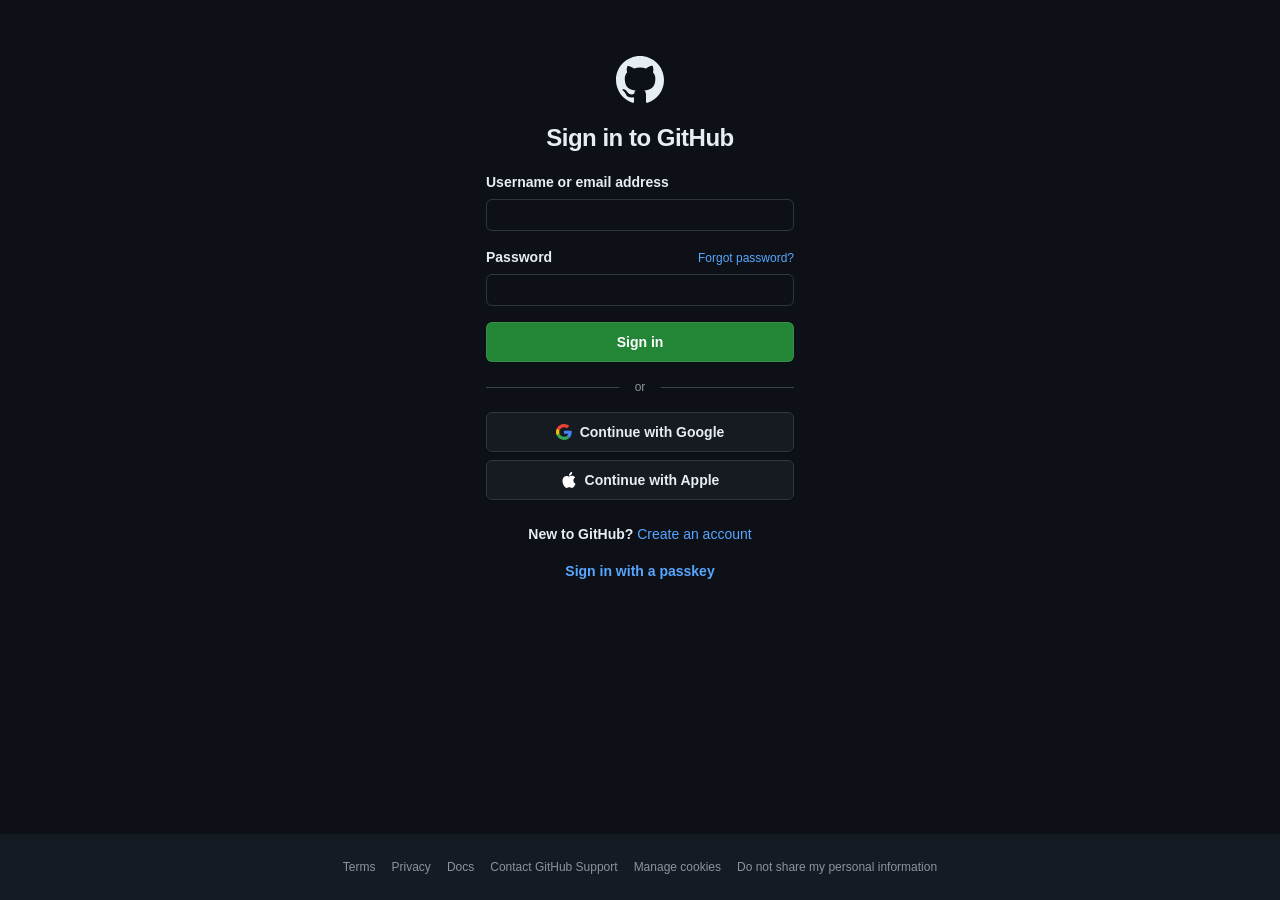
<file: src/pages/login/login.html>
<!DOCTYPE html>
<html lang="en">
<head>
  <meta charset="UTF-8" />
  <meta name="viewport" content="width=device-width, initial-scale=1.0" />
  <title>Sign in to GitHub · GitHub</title>
  <link rel="stylesheet" href="login.css" />
</head>
<body class="login-page">

  <main class="login-page__main">
    <div class="login-card">

      <header class="login-card__header">
        <div class="login-card__logo">
          <svg height="48" viewBox="0 0 16 16" width="48" aria-hidden="true">
            <path fill-rule="evenodd" d="M8 0C3.58 0 0 3.58 0 8c0 3.54 2.29 6.53 5.47 7.59.4.07.55-.17.55-.38 0-.19-.01-.82-.01-1.49-2.01.37-2.53-.49-2.69-.94-.09-.23-.48-.94-.82-1.13-.28-.15-.68-.52-.01-.53.63-.01 1.08.58 1.23.82.72 1.21 1.87.87 2.33.66.07-.52.28-.87.51-1.07-1.78-.2-3.64-.89-3.64-3.95 0-.87.31-1.59.82-2.15-.08-.2-.36-1.02.08-2.12 0 0 .67-.21 2.2.82.64-.18 1.32-.27 2-.27s1.36.09 2 .27c1.53-1.04 2.2-.82 2.2-.82.44 1.1.16 1.92.08 2.12.51.56.82 1.27.82 2.15 0 3.07-1.87 3.75-3.65 3.95.29.25.54.73.54 1.48 0 1.07-.01 1.93-.01 2.2 0 .21.15.46.55.38A8.01 8.01 0 0 0 16 8c0-4.42-3.58-8-8-8z"/>
          </svg>
        </div>
        <h1 class="login-card__title">Sign in to GitHub</h1>
      </header>

      <div class="login-card__body">

        <form class="login-form">

          <div class="login-form__field">
            <label class="login-form__label" for="login-username">Username or email address</label>
            <input class="login-form__input" id="login-username" name="username"
                   type="text" autocomplete="username" autocapitalize="off" spellcheck="false" />
          </div>

          <div class="login-form__field">
            <div class="login-form__label-row">
              <label class="login-form__label" for="login-password">Password</label>
              <a class="login-form__forgot" href="#">Forgot password?</a>
            </div>
            <input class="login-form__input" id="login-password" name="password"
                   type="password" autocomplete="current-password" />
          </div>

          <button class="login-form__submit" type="submit">Sign in</button>
        </form>

        <div class="login-card__divider">or</div>

        <div class="login-oauth">
          <button class="login-oauth__provider" type="button">
            <img class="login-oauth__logo" src="data:image/svg+xml;charset=utf-8,%3Csvg xmlns='http://www.w3.org/2000/svg' viewBox='0 0 48 48'%3E%3Cpath fill='%23EA4335' d='M24 9.5c3.54 0 6.71 1.22 9.21 3.6l6.85-6.85C35.9 2.38 30.47 0 24 0 14.62 0 6.51 5.38 2.56 13.22l7.98 6.19C12.43 13.72 17.74 9.5 24 9.5z'/%3E%3Cpath fill='%234285F4' d='M46.98 24.55c0-1.57-.15-3.09-.38-4.55H24v9.02h12.94c-.58 2.96-2.26 5.48-4.78 7.18l7.73 6c4.51-4.18 7.09-10.36 7.09-17.65z'/%3E%3Cpath fill='%23FBBC05' d='M10.53 28.59c-.48-1.45-.76-2.99-.76-4.59s.27-3.14.76-4.59l-7.98-6.19C.92 16.46 0 20.12 0 24c0 3.88.92 7.54 2.56 10.78l7.97-6.19z'/%3E%3Cpath fill='%2334A853' d='M24 48c6.48 0 11.93-2.13 15.89-5.81l-7.73-6c-2.15 1.45-4.92 2.3-8.16 2.3-6.26 0-11.57-4.22-13.47-9.91l-7.98 6.19C6.51 42.62 14.62 48 24 48z'/%3E%3C/svg%3E" alt="" />
            <span class="login-oauth__text">Continue with Google</span>
          </button>
          <button class="login-oauth__provider" type="button">
            <img class="login-oauth__logo" src="data:image/svg+xml;charset=utf-8,%3Csvg xmlns='http://www.w3.org/2000/svg' viewBox='0 0 24 24'%3E%3Cpath fill='%23ffffff' d='M12.152 6.896c-.948 0-2.415-1.078-3.96-1.04-2.04.027-3.91 1.183-4.961 3.014-2.117 3.675-.546 9.103 1.519 12.09 1.013 1.454 2.208 3.09 3.792 3.039 1.52-.065 2.09-.987 3.935-.987 1.831 0 2.35.987 3.96.948 1.637-.026 2.676-1.48 3.676-2.948 1.156-1.688 1.636-3.325 1.662-3.415-.039-.013-3.182-1.221-3.22-4.857-.026-3.04 2.48-4.494 2.597-4.559-1.429-2.09-3.623-2.324-4.39-2.376-2-.156-3.675 1.09-4.61 1.09zM15.53 3.83c.843-1.012 1.4-2.427 1.245-3.83-1.207.052-2.662.805-3.532 1.818-.78.896-1.454 2.338-1.273 3.714 1.338.104 2.715-.688 3.56-1.702'/%3E%3C/svg%3E" alt="" />
            <span class="login-oauth__text">Continue with Apple</span>
          </button>
        </div>

      </div>

      <footer class="login-card__footer">
        <div class="login-card__register">
          <span class="login-card__register-text">New to GitHub?</span>
          <a class="login-card__register-link" href="#">Create an account</a>
        </div>
        <a class="login-card__passkey" href="#">
          Sign in with a passkey
        </a>
      </footer>

    </div>
  </main>

  <footer class="site-footer">
    <a class="site-footer__item" href="#">Terms</a>
    <a class="site-footer__item" href="#">Privacy</a>
    <a class="site-footer__item" href="#">Docs</a>
    <a class="site-footer__item" href="#">Contact GitHub Support</a>
    <a class="site-footer__item" href="#">Manage cookies</a>
    <a class="site-footer__item" href="#">Do not share my personal information</a>
  </footer>

  <script src="../../shared/js/errors/errors.js"></script>
  <script src="../../shared/js/storage/fileStore.js"></script>
  <script src="../../shared/js/models/AAccount.js"></script>
  <script src="../../shared/js/models/Account.js"></script>
  <script src="../../shared/js/services/authService.js"></script>
  <script src="login.js"></script>

</body>
</html>
</file>
<file: src/pages/login/login.css>
:root {
  --canvas: #0d1117;
  --surface: #0d1117;
  --surface-muted: #161b22;
  --border: #30363d;
  --border-muted: #3d444d;
  --text: #e6edf3;
  --muted: #8b949e;
  --link: #58a6ff;
  --link-hover: #79c0ff;
  --success: #238636;
  --focus: #2f81f7;
  --radius: 6px;
  --shadow: 0 1px 0 rgba(1, 4, 9, 0.4);
  font-family: -apple-system, BlinkMacSystemFont, "Segoe UI", Helvetica, Arial, sans-serif;
  color: var(--text);
  background: var(--canvas);
}

*,
*::before,
*::after {
  box-sizing: border-box;
}

body {
  margin: 0;
  color: var(--text);
  background: var(--surface);
  font-size: 14px;
  line-height: 1.5;
}

a {
  color: var(--link);
  text-decoration: none;
}

a:hover {
  color: var(--link-hover);
  text-decoration: underline;
}

button,
input {
  font: inherit;
  color: inherit;
}

img {
  max-width: 100%;
}
.login-page {
  display: flex;
  flex-direction: column;
  min-height: 100vh;
  background: var(--canvas);
}

.login-page__main {
  display: flex;
  flex: 1 1 auto;
  align-items: flex-start;
  justify-content: center;
  padding: 40px 16px;
}

.login-card {
  width: 100%;
  max-width: 340px;
  padding: 16px;
}

.login-card__header {
  margin-bottom: 16px;
  text-align: center;
}

.login-card__logo {
  display: flex;
  justify-content: center;
  margin-bottom: 16px;
}

.login-card__logo svg {
  display: block;
  fill: var(--text);
}

.login-card__title {
  margin: 0;
  font-size: 24px;
  font-weight: 600;
  letter-spacing: -0.5px;
}

.login-form__field {
  margin-bottom: 16px;
}

.login-form__label {
  display: block;
  margin-bottom: 6px;
  font-size: 14px;
  font-weight: 600;
}

.login-form__label-row {
  display: flex;
  align-items: center;
  justify-content: space-between;
  gap: 8px;
  margin-bottom: 6px;
}

.login-form__label-row .login-form__label {
  margin-bottom: 0;
}

.login-form__forgot {
  font-size: 12px;
}

.login-form__input {
  width: 100%;
  padding: 5px 12px;
  font-size: 14px;
  line-height: 20px;
  color: var(--text);
  background: var(--canvas);
  border: 1px solid var(--border);
  border-radius: var(--radius);
}

.login-form__input:focus {
  border-color: var(--focus);
  outline: none;
  box-shadow: 0 0 0 3px rgba(47, 129, 247, 0.3);
}

.login-form__error {
  margin-top: 12px;
  color: #cf222e;
}

.login-form__submit {
  width: 100%;
  min-height: 40px;
  padding: 5px 16px;
  font-size: 14px;
  font-weight: 600;
  color: #ffffff;
  background: var(--success);
  border: 1px solid rgba(240, 246, 252, 0.1);
  border-radius: var(--radius);
  box-shadow: var(--shadow);
  cursor: pointer;
}

.login-form__submit:hover {
  background: #2ea043;
}

.login-form__submit:focus-visible {
  outline: 3px solid var(--focus);
  outline-offset: 2px;
}

.login-card__divider {
  display: flex;
  align-items: center;
  gap: 16px;
  margin: 16px 0;
  color: var(--muted);
  font-size: 12px;
}

.login-card__divider::before,
.login-card__divider::after {
  content: "";
  flex: 1 1 auto;
  border-top: 1px solid var(--border-muted);
}

.login-oauth {
  display: flex;
  flex-direction: column;
  gap: 8px;
}

.login-oauth__provider {
  display: flex;
  align-items: center;
  justify-content: center;
  gap: 8px;
  width: 100%;
  min-height: 40px;
  padding: 5px 16px;
  font-size: 14px;
  font-weight: 600;
  color: var(--text);
  background: var(--surface-muted);
  border: 1px solid var(--border);
  border-radius: var(--radius);
  box-shadow: var(--shadow);
  cursor: pointer;
}

.login-oauth__provider:hover {
  background: #21262d;
}

.login-oauth__logo {
  width: 16px;
  height: 16px;
  flex: 0 0 auto;
}

.login-card__footer {
  margin-top: 24px;
  text-align: center;
}

.login-card__register {
  font-size: 14px;
  text-align: center;
}

.login-card__register-text {
  color: var( --text);
  font-weight: 600;
}

.login-card__passkey {
  display: inline-flex;
  align-items: center;
  gap: 6px;
  margin-top: 16px;
  font-size: 14px;
  font-weight: 600;
  color: var(--link);
}

.site-footer {
  display: flex;
  flex-wrap: wrap;
  justify-content: center;
  gap: 8px 16px;
  padding: 24px 16px;
  color: var(--muted);
  font-size: 12px;
  background-color:#151b23;
}

.site-footer__item {
  color: var(--muted);
  white-space: nowrap;
}

.site-footer__item:hover {
  color: var(--text);
}

@media (max-width: 767px) {
  .login-page__main {
    padding: 24px 16px;
  }

  .login-form__input,
  .login-form__submit,
  .login-oauth__provider {
    min-height: 44px;
  }

  .site-footer {
    padding: 16px 12px;
    gap: 8px 12px;
  }
}
</file>
